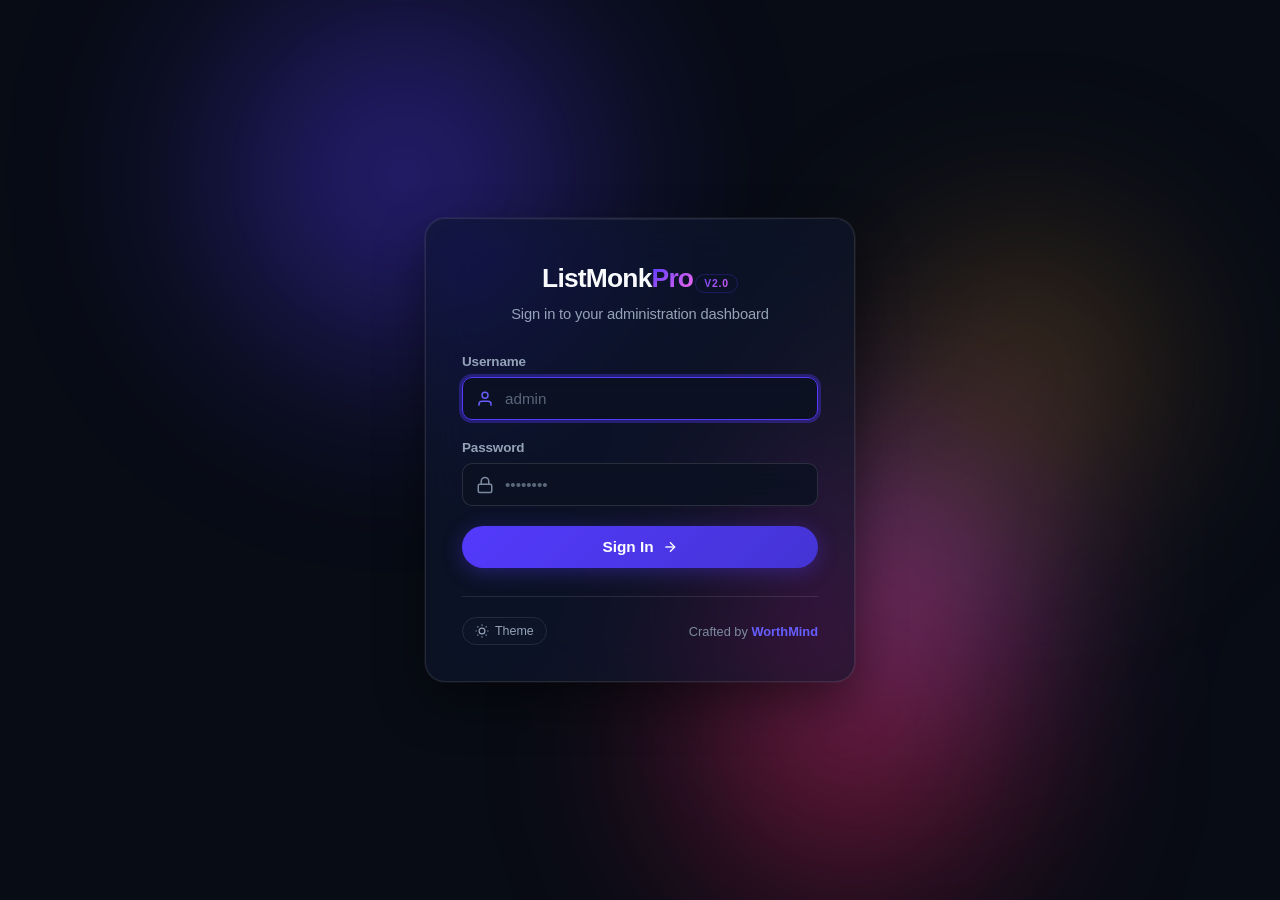
<file: templates/login.html>
<!DOCTYPE html>
<html lang="en" data-theme="dark">
<head>
    <meta charset="UTF-8">
    <meta name="viewport" content="width=device-width, initial-scale=1.0">
    <title>Login - ListMonk Pro</title>
    <link rel="preconnect" href="https://fonts.googleapis.com">
    <link rel="preconnect" href="https://fonts.gstatic.com" crossorigin>
    <link rel="icon" type="image/svg+xml" href="/static/favicon.svg">
    <link rel="alternate icon" type="image/png" href="/static/favicon.png">
    <style>
        :root {
            /* Brand & Accent Tokens from DESIGN.md */
            --primary: #533afd;
            --primary-deep: #4434d4;
            --primary-press: #2e2b8c;
            --primary-soft: #665efd;
            --primary-glow: rgba(83, 58, 253, 0.35);
            --primary-subdued: rgba(83, 58, 253, 0.12);
            --brand-dark-900: #1c1e54;
            --ink: #0d253d;
            --ink-secondary: #273951;
            --ink-mute: #64748d;
            --ruby: #ea2261;
            --ruby-glow: rgba(234, 34, 97, 0.2);
            --magenta: #f96bee;
            --emerald: #10b981;

            /* Dark Theme Tokens (Default) */
            color-scheme: dark;
            --bg-canvas: #080c15;
            --glass-bg: rgba(15, 23, 42, 0.68);
            --glass-border: rgba(255, 255, 255, 0.1);
            --glass-border-focus: rgba(83, 58, 253, 0.6);
            --glass-highlight: rgba(255, 255, 255, 0.08);
            --glass-shadow: 0 20px 50px rgba(0, 0, 0, 0.45), 0 0 0 1px rgba(255, 255, 255, 0.06);
            --text-primary: #f8fafc;
            --text-secondary: #94a3b8;
            /* #64748b fell below the 4.5:1 WCAG AA threshold on the input
               background; this lifts it while keeping the same visual weight. */
            --text-muted: #7c8ba1;
            --input-bg: rgba(11, 18, 33, 0.75);
            --input-border: rgba(255, 255, 255, 0.12);
        }

        [data-theme="light"] {
            color-scheme: light;
            --bg-canvas: #f6f9fc;
            --glass-bg: rgba(255, 255, 255, 0.82);
            --glass-border: rgba(227, 232, 238, 0.9);
            --glass-border-focus: rgba(83, 58, 253, 0.6);
            --glass-highlight: rgba(255, 255, 255, 0.9);
            --glass-shadow: 0 20px 50px rgba(0, 55, 112, 0.1), 0 1px 3px rgba(0, 55, 112, 0.05);
            --text-primary: #0d253d;
            --text-secondary: #273951;
            --text-muted: #64748d;
            --input-bg: rgba(255, 255, 255, 0.95);
            --input-border: rgba(168, 195, 222, 0.7);
        }

        *, *::before, *::after {
            box-sizing: border-box;
            margin: 0;
            padding: 0;
        }

        body {
            font-family: 'Plus Jakarta Sans', 'Inter', -apple-system, BlinkMacSystemFont, sans-serif;
            background: var(--bg-canvas);
            color: var(--text-primary);
            min-height: 100vh;
            display: flex;
            align-items: center;
            justify-content: center;
            padding: 24px;
            overflow: hidden;
            position: relative;
            font-feature-settings: "ss01", "cv02", "cv03", "cv04";
        }

        /* ── Atmospheric Gradient Mesh Backdrop ─────────────────── */
        .ambient-mesh {
            position: fixed;
            inset: 0;
            pointer-events: none;
            z-index: 0;
            overflow: hidden;
        }

        .ambient-mesh .orb {
            position: absolute;
            border-radius: 50%;
            filter: blur(90px);
            opacity: 0.55;
            animation: orbFloat 18s ease-in-out infinite alternate;
        }

        [data-theme="light"] .ambient-mesh .orb {
            opacity: 0.45;
            filter: blur(80px);
        }

        .orb-1 {
            width: 550px;
            height: 550px;
            background: radial-gradient(circle, #533afd 0%, rgba(83, 58, 253, 0) 70%);
            top: -100px;
            left: 10%;
            animation-duration: 22s;
        }

        .orb-2 {
            width: 480px;
            height: 480px;
            background: radial-gradient(circle, #ea2261 0%, rgba(234, 34, 97, 0) 70%);
            bottom: -80px;
            right: 15%;
            animation-duration: 26s;
            animation-delay: -5s;
        }

        .orb-3 {
            width: 400px;
            height: 400px;
            background: radial-gradient(circle, #f96bee 0%, rgba(249, 107, 238, 0) 70%);
            top: 40%;
            left: 55%;
            animation-duration: 20s;
            animation-delay: -10s;
        }

        .orb-4 {
            width: 380px;
            height: 380px;
            background: radial-gradient(circle, #9b6829 0%, rgba(155, 104, 41, 0) 70%);
            top: 20%;
            right: 5%;
            opacity: 0.35;
            animation-duration: 24s;
        }

        @keyframes orbFloat {
            0% { transform: translate(0, 0) scale(1); }
            50% { transform: translate(40px, -30px) scale(1.08); }
            100% { transform: translate(-30px, 40px) scale(0.95); }
        }

        /* ── Glassmorphic Login Card ────────────────────────────── */
        .login-card {
            position: relative;
            z-index: 10;
            width: 100%;
            max-width: 430px;
            background: var(--glass-bg);
            backdrop-filter: blur(24px) saturate(190%);
            -webkit-backdrop-filter: blur(24px) saturate(190%);
            border: 1px solid var(--glass-border);
            border-radius: 20px;
            padding: 44px 36px 36px;
            box-shadow: var(--glass-shadow);
            animation: cardAppear 0.5s cubic-bezier(0.16, 1, 0.3, 1) forwards;
        }

        /* Inner specular highlight line */
        .login-card::before {
            content: '';
            position: absolute;
            top: 0;
            left: 20px;
            right: 20px;
            height: 1px;
            background: linear-gradient(90deg, transparent, var(--glass-highlight), transparent);
            pointer-events: none;
        }

        @keyframes cardAppear {
            from {
                opacity: 0;
                transform: translateY(20px) scale(0.98);
            }
            to {
                opacity: 1;
                transform: translateY(0) scale(1);
            }
        }

        /* ── Header & Logo ──────────────────────────────────────── */
        .brand-header {
            text-align: center;
            margin-bottom: 32px;
        }

        .logo-badge {
            display: inline-flex;
            align-items: center;
            gap: 10px;
            margin-bottom: 12px;
            text-decoration: none;
        }

        .logo-icon {
            width: 40px;
            height: 40px;
            border-radius: 12px;
            background: linear-gradient(135deg, var(--primary) 0%, var(--primary-soft) 100%);
            display: flex;
            align-items: center;
            justify-content: center;
            color: #ffffff;
            box-shadow: 0 4px 16px var(--primary-glow);
        }

        .logo-icon svg {
            width: 22px;
            height: 22px;
        }

        .logo-text {
            font-family: 'Outfit', sans-serif;
            font-size: 1.65rem;
            font-weight: 700;
            letter-spacing: -0.03em;
            color: var(--text-primary);
        }

        .logo-text span {
            background: linear-gradient(135deg, var(--primary) 0%, var(--magenta) 100%);
            -webkit-background-clip: text;
            -webkit-text-fill-color: transparent;
        }

        .logo-pill {
            font-family: 'Plus Jakarta Sans', sans-serif;
            font-size: 0.65rem;
            font-weight: 700;
            text-transform: uppercase;
            letter-spacing: 0.08em;
            padding: 3px 8px;
            border-radius: 9999px;
            background: var(--primary-subdued);
            color: var(--primary-soft);
            border: 1px solid rgba(83, 58, 253, 0.25);
            margin-left: 2px;
        }

        .subtitle {
            font-size: 0.92rem;
            color: var(--text-secondary);
            font-weight: 400;
            letter-spacing: -0.01em;
        }

        /* ── Error Banner ───────────────────────────────────────── */
        .error-banner {
            background: rgba(234, 34, 97, 0.12);
            border: 1px solid rgba(234, 34, 97, 0.35);
            color: #ff5c8a;
            padding: 12px 16px;
            border-radius: 10px;
            font-size: 0.88rem;
            margin-bottom: 24px;
            display: none;
            align-items: center;
            gap: 10px;
            backdrop-filter: blur(8px);
        }

        [data-theme="light"] .error-banner {
            background: rgba(234, 34, 97, 0.08);
            color: #d1124d;
        }

        .error-banner svg {
            flex-shrink: 0;
            width: 18px;
            height: 18px;
        }

        /* ── Form Controls ──────────────────────────────────────── */
        .form-group {
            margin-bottom: 20px;
            position: relative;
        }

        .form-group label {
            display: block;
            font-size: 0.84rem;
            font-weight: 600;
            color: var(--text-secondary);
            margin-bottom: 8px;
            letter-spacing: -0.01em;
        }

        .input-wrap {
            position: relative;
            display: flex;
            align-items: center;
        }

        .input-icon {
            position: absolute;
            left: 14px;
            width: 18px;
            height: 18px;
            color: var(--text-muted);
            pointer-events: none;
            transition: color 0.15s ease;
            /* The input below paints a backdrop-filter, which forces it into its
               own stacking layer and composites whatever is behind it — including
               this icon — so without a z-index the icon gets blurred away. */
            z-index: 1;
        }

        input {
            width: 100%;
            padding: 12px 14px 12px 42px;
            background: var(--input-bg);
            border: 1px solid var(--input-border);
            border-radius: 10px;
            color: var(--text-primary);
            font-size: 0.95rem;
            font-family: inherit;
            transition: all 0.2s cubic-bezier(0.16, 1, 0.3, 1);
            backdrop-filter: blur(8px);
        }

        input::placeholder {
            color: var(--text-muted);
            opacity: 0.7;
        }

        input:focus {
            outline: none;
            border-color: var(--primary);
            box-shadow: 0 0 0 3px var(--primary-glow);
            background: var(--input-bg);
        }

        input:focus + .input-icon,
        .input-wrap:focus-within .input-icon {
            color: var(--primary-soft);
        }

        /* ── Submit Pill Button (from DESIGN.md) ─────────────────── */
        .btn-submit {
            width: 100%;
            margin-top: 10px;
            padding: 12px 24px;
            background: linear-gradient(135deg, var(--primary) 0%, var(--primary-deep) 100%);
            border: none;
            border-radius: 9999px;
            color: #ffffff;
            font-size: 0.96rem;
            font-weight: 600;
            font-family: inherit;
            cursor: pointer;
            transition: all 0.2s cubic-bezier(0.16, 1, 0.3, 1);
            box-shadow: 0 4px 20px var(--primary-glow);
            display: flex;
            align-items: center;
            justify-content: center;
            gap: 8px;
        }

        .btn-submit:hover {
            background: linear-gradient(135deg, var(--primary-soft) 0%, var(--primary) 100%);
            transform: translateY(-1px);
            box-shadow: 0 6px 24px rgba(83, 58, 253, 0.5);
        }

        .btn-submit:active {
            background: var(--primary-press);
            transform: translateY(0);
            box-shadow: 0 2px 10px var(--primary-glow);
        }

        /* ── Footer & Credits ───────────────────────────────────── */
        .card-footer {
            margin-top: 28px;
            padding-top: 20px;
            border-top: 1px solid var(--glass-border);
            display: flex;
            align-items: center;
            justify-content: space-between;
            font-size: 0.8rem;
            color: var(--text-muted);
        }

        .card-footer a {
            color: var(--primary-soft);
            text-decoration: none;
            font-weight: 600;
            transition: color 0.15s;
        }

        .card-footer a:hover {
            color: var(--primary);
            text-decoration: underline;
        }

        .theme-toggle-btn {
            background: none;
            border: 1px solid var(--glass-border);
            border-radius: 9999px;
            padding: 6px 12px;
            color: var(--text-secondary);
            font-size: 0.78rem;
            font-family: inherit;
            cursor: pointer;
            display: flex;
            align-items: center;
            gap: 6px;
            transition: all 0.15s ease;
            backdrop-filter: blur(6px);
        }

        .theme-toggle-btn:hover {
            background: var(--primary-subdued);
            border-color: var(--primary);
            color: var(--text-primary);
        }

        .theme-toggle-btn svg {
            width: 14px;
            height: 14px;
        }
    </style>
    <script>
        (function() {
            var t = localStorage.getItem('theme') || 'dark';
            document.documentElement.setAttribute('data-theme', t);
        })();
    </script>
</head>
<body>
    <!-- Ambient Gradient Mesh -->
    <div class="ambient-mesh">
        <div class="orb orb-1"></div>
        <div class="orb orb-2"></div>
        <div class="orb orb-3"></div>
        <div class="orb orb-4"></div>
    </div>

    <div class="login-card">
        <div class="brand-header">
            <div class="logo-badge">
                <div class="logo-text">ListMonk<span>Pro</span><span class="logo-pill">v2.0</span></div>
            </div>
            <div class="subtitle">Sign in to your administration dashboard</div>
        </div>

        <div class="error-banner" id="error">
            <svg viewBox="0 0 24 24" fill="none" stroke="currentColor" stroke-width="2"><circle cx="12" cy="12" r="10"/><line x1="12" y1="8" x2="12" y2="12"/><line x1="12" y1="16" x2="12.01" y2="16"/></svg>
            <span id="errorText">Invalid username or password</span>
        </div>

        <form id="loginForm" onsubmit="return handleLogin(event)">
            <div class="form-group">
                <label for="username">Username</label>
                <div class="input-wrap">
                    <svg class="input-icon" viewBox="0 0 24 24" fill="none" stroke="currentColor" stroke-width="2"><path d="M20 21v-2a4 4 0 0 0-4-4H8a4 4 0 0 0-4 4v2"/><circle cx="12" cy="7" r="4"/></svg>
                    <input type="text" id="username" name="username" placeholder="admin" autocomplete="username" required autofocus>
                </div>
            </div>
            <div class="form-group">
                <label for="password">Password</label>
                <div class="input-wrap">
                    <svg class="input-icon" viewBox="0 0 24 24" fill="none" stroke="currentColor" stroke-width="2"><rect x="3" y="11" width="18" height="11" rx="2" ry="2"/><path d="M7 11V7a5 5 0 0 1 10 0v4"/></svg>
                    <input type="password" id="password" name="password" placeholder="••••••••" autocomplete="current-password" required>
                </div>
            </div>
            <button type="submit" class="btn-submit" id="submitBtn">
                <span>Sign In</span>
                <svg viewBox="0 0 24 24" fill="none" stroke="currentColor" stroke-width="2" width="16" height="16"><line x1="5" y1="12" x2="19" y2="12"/><polyline points="12 5 19 12 12 19"/></svg>
            </button>
        </form>

        <div class="card-footer">
            <button class="theme-toggle-btn" onclick="toggleTheme()" type="button" id="themeBtn">
                <svg id="themeIcon" viewBox="0 0 24 24" fill="none" stroke="currentColor" stroke-width="2"><circle cx="12" cy="12" r="5"/><line x1="12" y1="1" x2="12" y2="3"/><line x1="12" y1="21" x2="12" y2="23"/><line x1="4.22" y1="4.22" x2="5.64" y2="5.64"/><line x1="18.36" y1="18.36" x2="19.78" y2="19.78"/><line x1="1" y1="12" x2="3" y2="12"/><line x1="21" y1="12" x2="23" y2="12"/><line x1="4.22" y1="19.78" x2="5.64" y2="18.36"/><line x1="18.36" y1="5.64" x2="19.78" y2="4.22"/></svg>
                <span id="themeLabel">Theme</span>
            </button>
            <div>
                Crafted by <a href="https://worthmind.net/" target="_blank" rel="noopener">WorthMind</a>
            </div>
        </div>
    </div>

    <script>
        function toggleTheme() {
            const current = document.documentElement.getAttribute('data-theme') || 'dark';
            const next = current === 'dark' ? 'light' : 'dark';
            document.documentElement.setAttribute('data-theme', next);
            localStorage.setItem('theme', next);
        }

        async function handleLogin(e) {
            e.preventDefault();
            const username = document.getElementById('username').value;
            const password = document.getElementById('password').value;
            const errorEl = document.getElementById('error');
            const errorText = document.getElementById('errorText');
            const submitBtn = document.getElementById('submitBtn');

            errorEl.style.display = 'none';
            submitBtn.disabled = true;
            submitBtn.style.opacity = '0.7';

            try {
                const resp = await fetch('/auth/login', {
                    method: 'POST',
                    headers: { 'Content-Type': 'application/json' },
                    body: JSON.stringify({ username, password }),
                });

                if (resp.ok) {
                    window.location.href = '/';
                } else {
                    const data = await resp.json();
                    errorText.textContent = data.detail || 'Invalid credentials';
                    errorEl.style.display = 'flex';
                }
            } catch {
                errorText.textContent = 'Connection error. Please verify server status.';
                errorEl.style.display = 'flex';
            } finally {
                submitBtn.disabled = false;
                submitBtn.style.opacity = '1';
            }
            return false;
        }
    </script>
</body>
</html>
</file>
